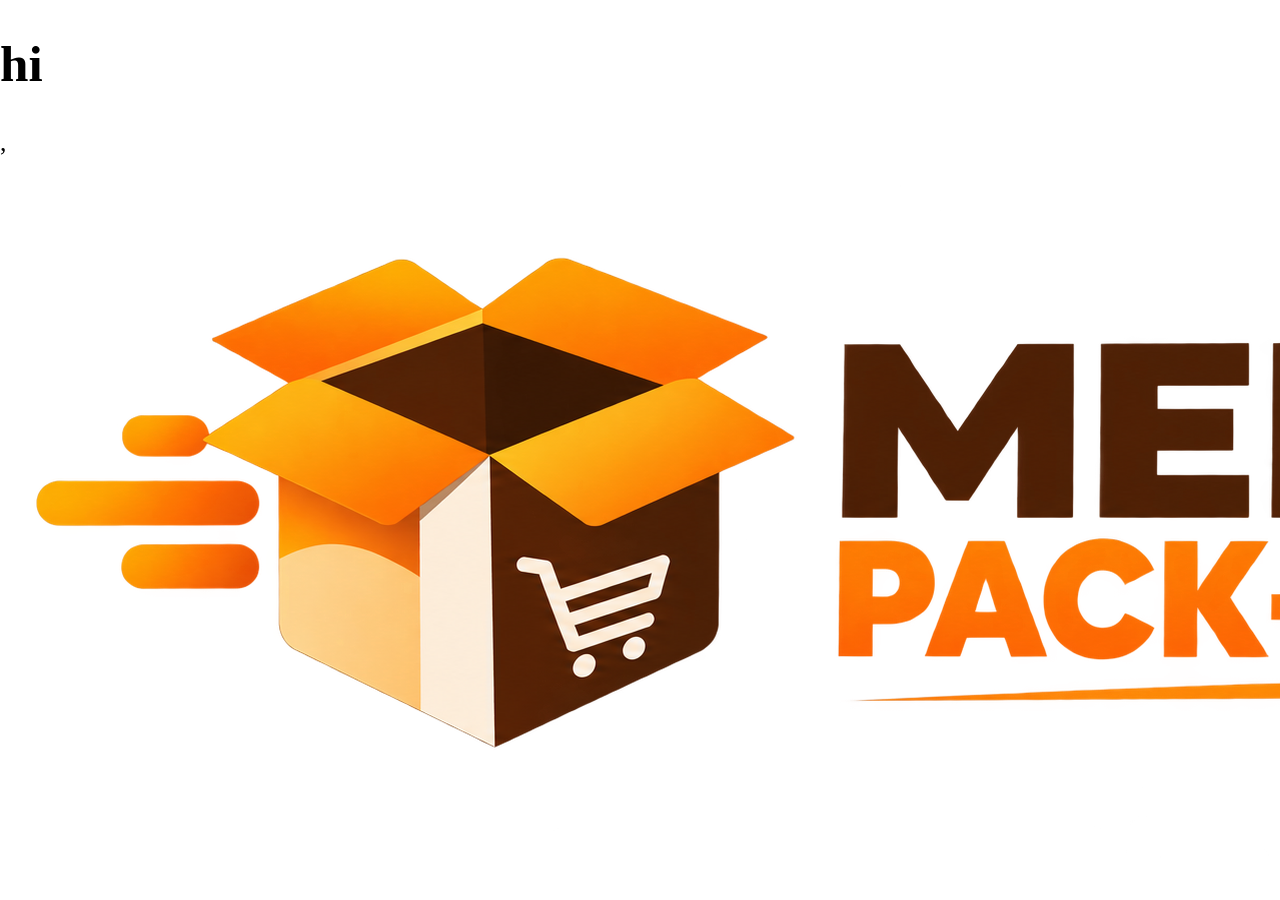
<file: index.html>
<!DOCTYPE html>
<html lang="en">
<head>
    <meta charset="UTF-8">
    <meta name="description" content="Mekong Pack Solutions introduces packaging options for customers and businesses in Cambodia. Explore our product categories
     and contact us to discuss your packaging needs. ">
    <meta name="keywords" content="Mekong Pack Solution">
    <title>project mekong</title>
    <link rel="stylesheet" href="style.css">
</head>
<body>
    <h1>hi</h1>
    ,<img src="/images/image.png" alt="">

</body>
</html>
</file>
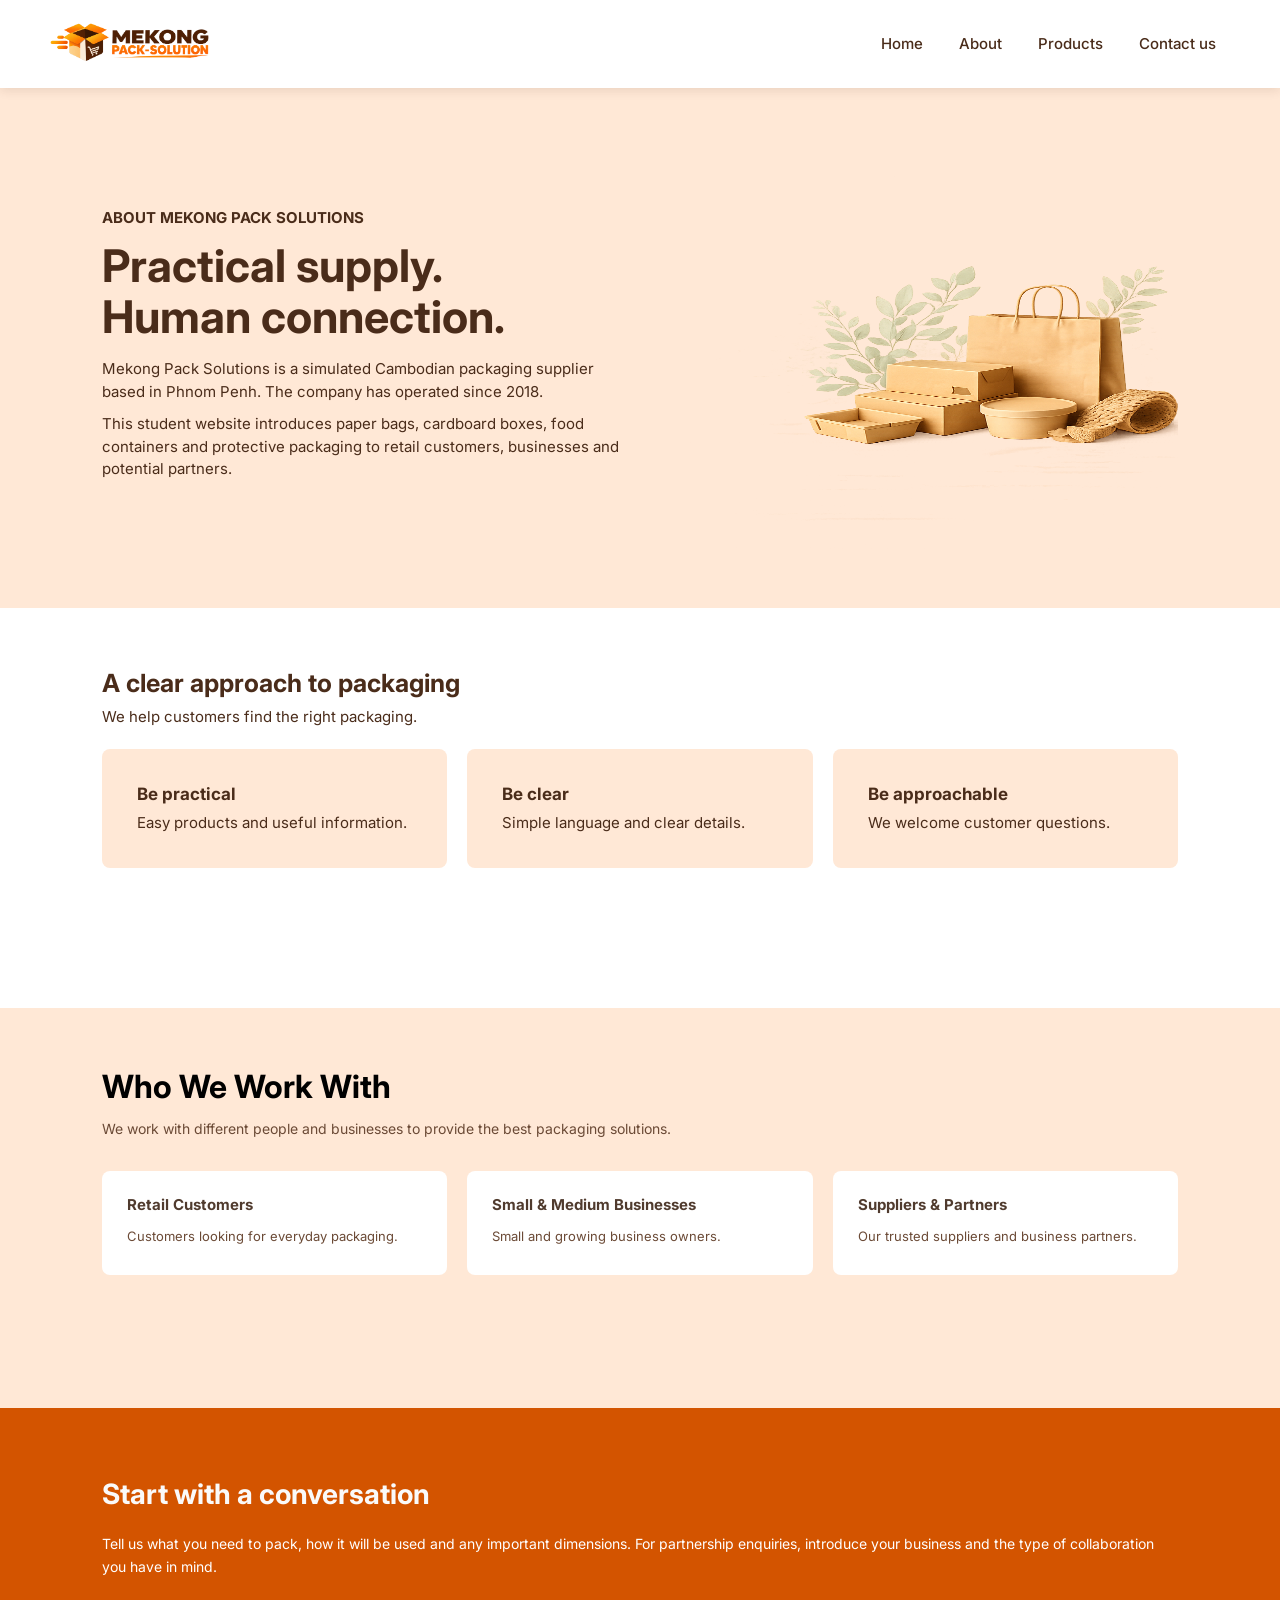
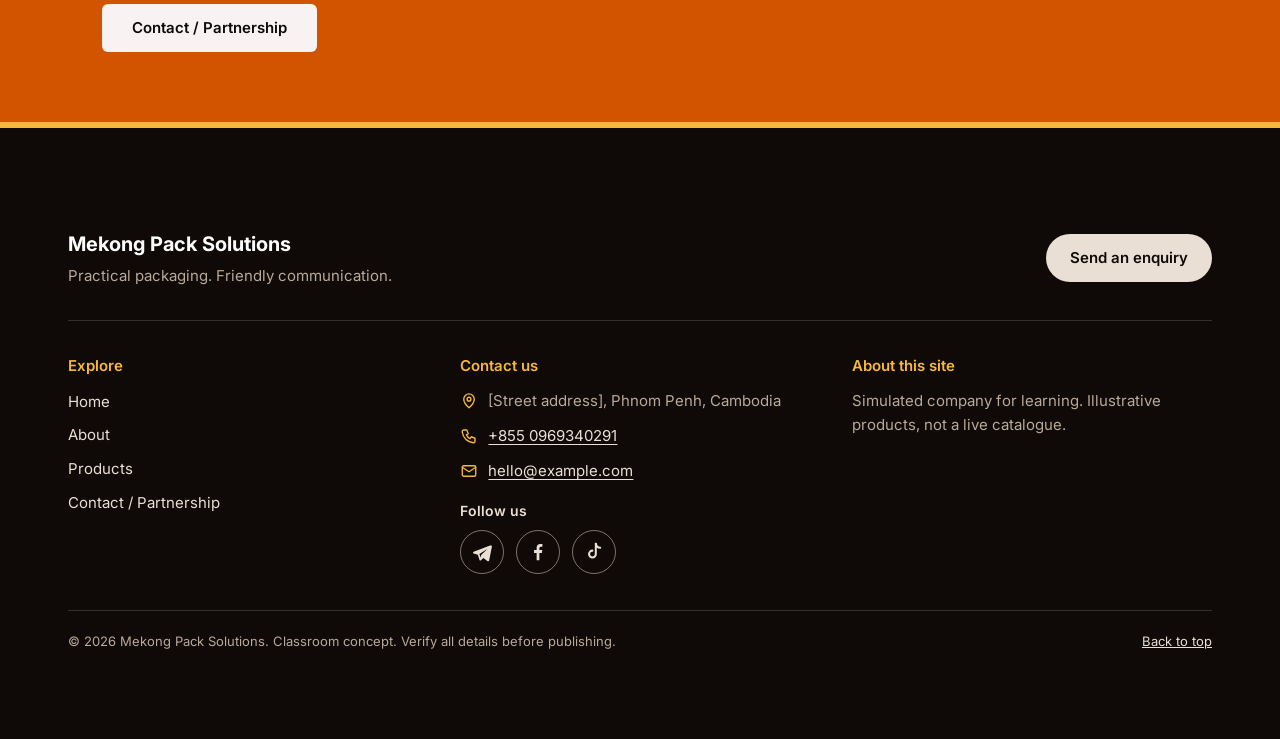
<file: about.html>
<!DOCTYPE html>
<html lang="en">
<head>
    <meta charset="UTF-8">
    <meta name="viewport" content="width=device-width, initial-scale=1.0">
    <title>About</title>
    <link rel="stylesheet" href="about.css">
    <link rel="preconnect" href="https://fonts.googleapis.com">
    <link rel="preconnect" href="https://fonts.gstatic.com" crossorigin>
    <link rel="stylesheet" href="https://fonts.googleapis.com/css2?family=Inter:wght@400;500;600;700&display=swap">
</head>
<body>
    
     <header class="site-header">
        <div class="container">
            <a class="brand" href="contact.html">
                <img class="brand-logo" src="/images/logo.png" alt="Mekong Pack Solutions, home" width="720"
                    height="179" />
            </a>
            <nav class="site-nav" aria-label="Main">
                <ul>
                    <li><a href="/">Home</a></li>
                    <li><a href="about.html">About</a></li>
                    <li><a href="/products">Products</a></li>
                    <li><a href="contact.html">Contact us</a></li>
                </ul>
            </nav>
        </div>
    </header>

    <section class="hero">
        <div class="text">
            <h5>ABOUT MEKONG PACK SOLUTIONS</h5>
            <h1>Practical supply.<br>Human connection.</h1>

            <p>
               Mekong Pack Solutions is a simulated Cambodian packaging supplier based in Phnom Penh. The company has operated since 2018.
            </p>
            <p>
               This student website introduces paper bags, cardboard boxes, food containers and protective packaging to retail customers, businesses and potential partners.
            </p>
               
        </div>

        <img src="/images/hero.png" alt="Packaging">
    </section>

    <section class="about">
        <h2>A clear approach to packaging</h2>
        <p>We help customers find the right packaging.</p>

        <div class="cards">

            <div class="card">
                <h3>Be practical</h3>
                <p>Easy products and useful information.</p>
            </div>

            <div class="card">
                <h3>Be clear</h3>
                <p>Simple language and clear details.</p>
            </div>

            <div class="card">
                <h3>Be approachable</h3>
                <p>We welcome customer questions.</p>
            </div>

        </div>
    </section>
    <section class="who-work">
    <div class="work-container">
        <h1>Who We Work With</h1>
        <p class="subtitle">
            We work with different people and businesses
            to provide the best packaging solutions.
        </p>

        <div class="work-list">

            <div class="work-item">
                <h2>Retail Customers</h2>
                <p>Customers looking for everyday packaging.</p>
            </div>

            <div class="work-item">
                <h2>Small & Medium Businesses</h2>
                <p>Small and growing business owners.</p>
            </div>

            <div class="work-item">
                <h2>Suppliers & Partners</h2>
                <p>Our trusted suppliers and business partners.</p>
            </div>

        </div>
    </div>
</section>
    <div class="working-container   ">

    <h2>Start with a conversation</h2>

    <p>
        Tell us what you need to pack, how it will be used and any important dimensions.
        For partnership enquiries, introduce your business and the type of
        collaboration you have in mind.
    </p>

    <a href="contact.html" class="btn">
        Contact / Partnership
    </a>

</div>
  <footer class="site-footer">
        <div class="container">
            <div class="footer-top">
                <div class="footer-brand">
                    <strong>Mekong Pack Solutions</strong>
                    <p>Practical packaging. Friendly communication.</p>
                </div>
                <a class="footer-cta" href="#enquiry-title">Send an enquiry</a>
            </div>

            <div class="footer-grid">
                <nav aria-labelledby="footer-explore">
                    <h2 id="footer-explore">Explore</h2>
                    <ul>
                        <li><a href="/">Home</a></li>
                        <li><a href="/about">About</a></li>
                        <li><a href="/products">Products</a></li>
                        <li><a href="/contact">Contact / Partnership</a></li>
                    </ul>
                </nav>

                <section aria-labelledby="footer-contact">
                    <h2 id="footer-contact">Contact us</h2>
                    <address>
                        <ul class="contact-list">
                            <li><svg viewBox="0 0 24 24" width="18" height="18" aria-hidden="true" focusable="false"
                                    fill="none" stroke="currentColor" stroke-width="1.8" stroke-linecap="round"
                                    stroke-linejoin="round">
                                    <path d="M12 21s7-6.2 7-11.5A7 7 0 0 0 5 9.5C5 14.8 12 21 12 21z" />
                                    <circle cx="12" cy="9.5" r="2.5" />
                                </svg><span>[Street address], Phnom Penh, Cambodia</span></li>
                            <li><svg viewBox="0 0 24 24" width="18" height="18" aria-hidden="true" focusable="false"
                                    fill="none" stroke="currentColor" stroke-width="1.8" stroke-linecap="round"
                                    stroke-linejoin="round">
                                    <path
                                        d="M5 4h4l2 5-2.5 1.5a11 11 0 0 0 5 5L15 13l5 2v4a2 2 0 0 1-2 2A16 16 0 0 1 3 6a2 2 0 0 1 2-2z" />
                                </svg><span><a href="tel:+8550969340291">+855 0969340291</a></span></li>
                            <li><svg viewBox="0 0 24 24" width="18" height="18" aria-hidden="true" focusable="false"
                                    fill="none" stroke="currentColor" stroke-width="1.8" stroke-linecap="round"
                                    stroke-linejoin="round">
                                    <rect x="3" y="5" width="18" height="14" rx="2" />
                                    <path d="m3 7 9 6 9-6" />
                                </svg><span><a href="mailto:hello@example.com">hello@example.com</a></span></li>
                        </ul>
                    </address>
                    <nav class="social" aria-label="Social media">
                        <h3 class="social-title">Follow us</h3>
                        <ul class="social-list">
                            <li>
                                <a href="https://t.me/your-username" target="_blank" rel="noopener noreferrer"
                                    aria-label="Telegram (opens in a new tab)">
                                    <svg viewBox="0 0 24 24" width="22" height="22" aria-hidden="true"
                                        focusable="false">
                                        <path fill="currentColor" fill-rule="evenodd"
                                            d="M21.5 4.5 2.9 11.7c-.9.4-.9 1.6 0 1.9l4.6 1.5 1.8 5.5c.2.7 1.1.9 1.6.4l2.6-2.4 4.7 3.4c.6.4 1.4.1 1.6-.6l3-15.2c.2-.9-.7-1.6-1.5-1.3zM9.1 14.2l8.8-5.5-6.8 6.6-.3 3z" />
                                    </svg>
                                </a>
                            </li>
                            <li>
                                <a href="https://facebook.com/your-page" target="_blank" rel="noopener noreferrer"
                                    aria-label="Facebook (opens in a new tab)">
                                    <svg viewBox="0 0 24 24" width="22" height="22" aria-hidden="true"
                                        focusable="false">
                                        <path fill="currentColor"
                                            d="M13.5 21v-8h2.7l.5-3.2h-3.2V7.9c0-.9.4-1.7 1.8-1.7h1.5V3.4c-.3 0-1.2-.2-2.3-.2-2.4 0-4 1.4-4 4.1v2.5H7.7V13h2.8v8z" />
                                    </svg>
                                </a>
                            </li>
                            <li>
                                <a href="https://tiktok.com/@your-account" target="_blank" rel="noopener noreferrer"
                                    aria-label="TikTok (opens in a new tab)">
                                    <svg viewBox="0 0 24 24" width="22" height="22" aria-hidden="true"
                                        focusable="false">
                                        <g fill="none" stroke="currentColor" stroke-width="2.2" stroke-linecap="round"
                                            stroke-linejoin="round">
                                            <path d="M14 3v11.2a3.7 3.7 0 1 1-3.7-3.7" />
                                            <path d="M14 3c.4 2.6 2 4.2 4.8 4.4" />
                                        </g>
                                    </svg>
                                </a>
                            </li>
                        </ul>
                    </nav>
                </section>

                <section aria-labelledby="footer-about">
                    <h2 id="footer-about">About this site</h2>
                    <p>Simulated company for learning. Illustrative products, not a live catalogue.</p>
                </section>
            </div>

            <div class="footer-bottom">
                <p>© <span id="year">2026</span> Mekong Pack Solutions. Classroom concept. Verify all details before
                    publishing.</p>
                <a href="#main">Back to top</a>
            </div>
        </div>
    </footer>
</body>
</html>
</file>
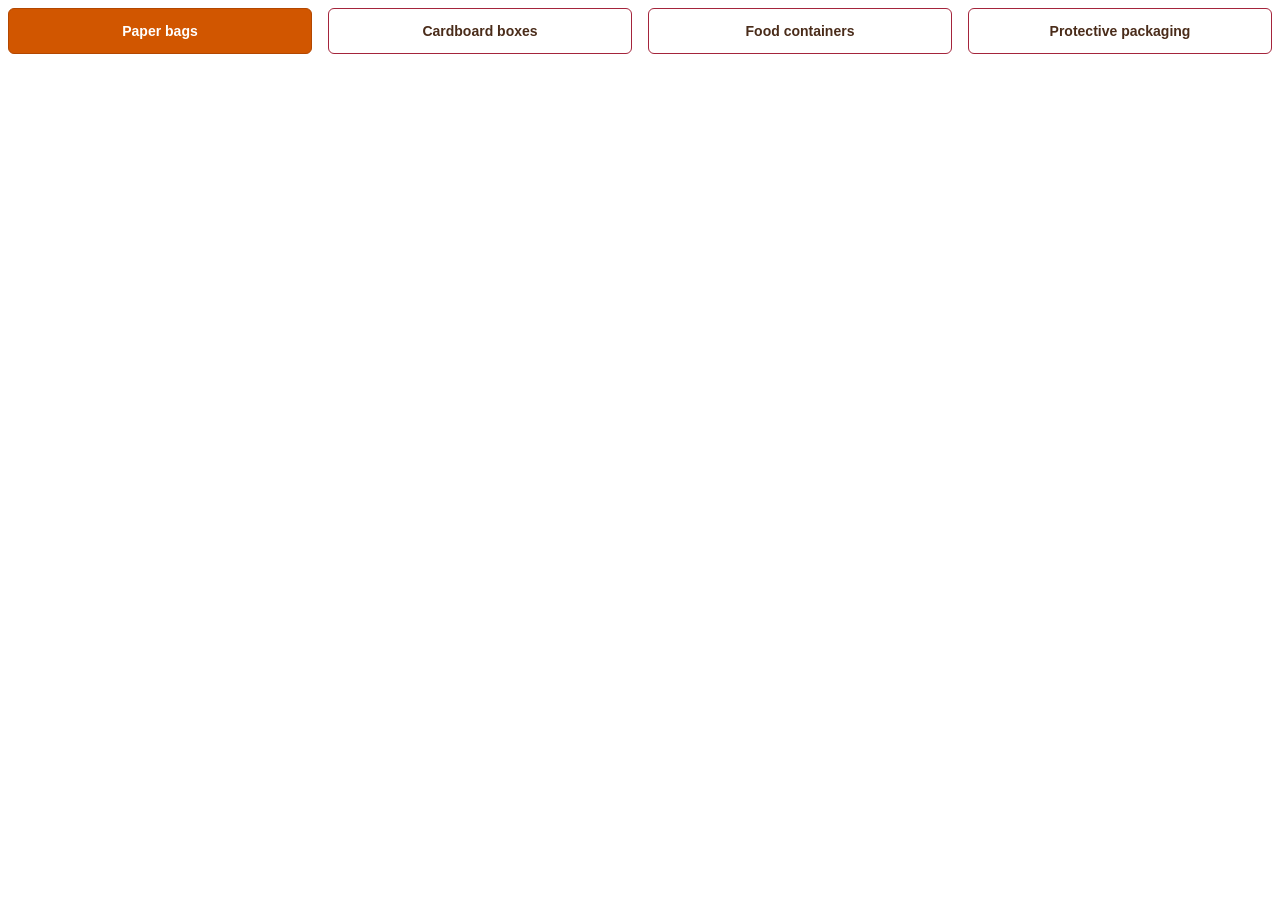
<file: components/button.html>
<!DOCTYPE html>
<html lang="en">
<head>
    <meta charset="UTF-8">
    <meta name="viewport" content="width=device-width, initial-scale=1.0">
    <title>Document</title>
    <link rel="stylesheet" href="button.css">
</head>
<body>
    <div class="filter-buttons">
  <button class="filter-btn active">Paper bags</button>
  <button class="filter-btn">Cardboard boxes</button>
  <button class="filter-btn">Food containers</button>
  <button class="filter-btn">Protective packaging</button>
</div>
</body>
</html>
</file>
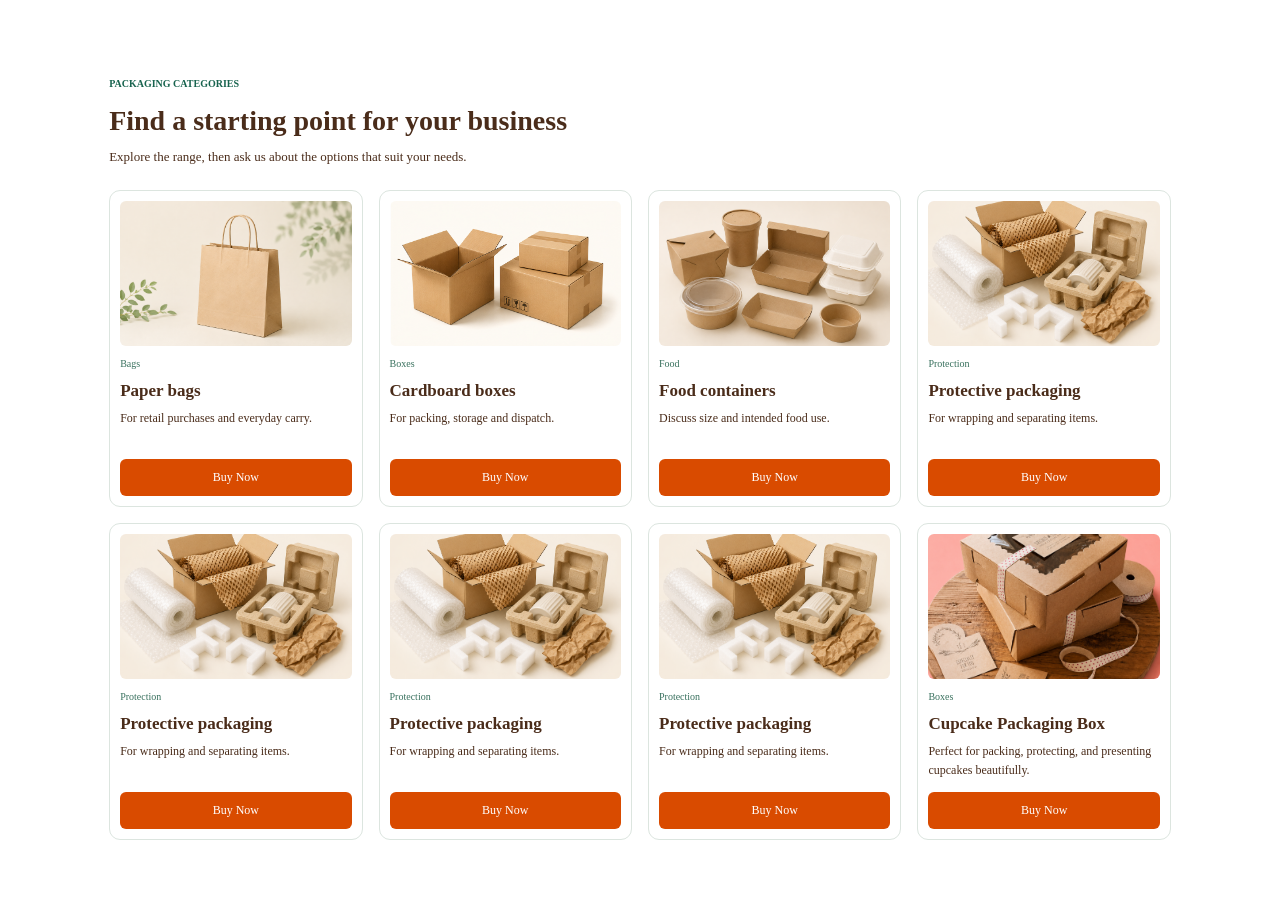
<file: components/card.html>
<!DOCTYPE html>
<html lang="en">
<head>
    <meta charset="UTF-8">
    <meta name="viewport" content="width=device-width, initial-scale=1.0">
    <title>Packaging</title>
    <link rel="stylesheet" href="card.css">
</head>
<body>
    

<!-- Packaging Categories Section -->
<section class="packaging-section">
    <div class="packaging-container">

        <div class="section-heading">
            <span>PACKAGING CATEGORIES</span>
            <h2>Find a starting point for your business</h2>
            <p>Explore the range, then ask us about the options that suit your needs.</p>
        </div>

        <div class="packaging-grid">

            <div class="packaging-card">
                <img src="/images/paper bag .png" alt="Paper bags">
                <span>Bags</span>
                <h3>Paper bags</h3>
                <p>For retail purchases and everyday carry.</p>
                <a href="#">Buy Now</a>
            </div>

            <div class="packaging-card">
                <img src="/images/boxes.png" alt="Cardboard boxes">
                <span>Boxes</span>
                <h3>Cardboard boxes</h3>
                <p>For packing, storage and dispatch.</p>
                <a href="#">Buy Now</a>
            </div>

            <div class="packaging-card">
                <img src="/images/foodbox.png" alt="Food containers">
                <span>Food</span>
                <h3>Food containers</h3>
                <p>Discuss size and intended food use.</p>
                <a href="#">Buy Now</a>
            </div>

            <div class="packaging-card">
                <img src="/images/protective.png" alt="Protective packaging">
                <span>Protection</span>
                <h3>Protective packaging</h3>
                <p>For wrapping and separating items.</p>
                <a href="#">Buy Now</a>
            </div>
            

            <div class="packaging-card">
                <img src="/images/protective.png" alt="Protective packaging">
                <span>Protection</span>
                <h3>Protective packaging</h3>
                <p>For wrapping and separating items.</p>
                <a href="#">Buy Now</a>
            </div>
            

            <div class="packaging-card">
                <img src="/images/protective.png" alt="Protective packaging">
                <span>Protection</span>
                <h3>Protective packaging</h3>
                <p>For wrapping and separating items.</p>
                <a href="#">Buy Now</a>
            </div>
            

            <div class="packaging-card">
                <img src="/images/protective.png" alt="Protective packaging">
                <span>Protection</span>
                <h3>Protective packaging</h3>
                <p>For wrapping and separating items.</p>
                <a href="#">Buy Now</a>
            </div>
            

            <div class="packaging-card">
                <img src="/images/cupcake box.png" alt="Cupcake boxes">
                <span>Boxes</span>
                <h3>Cupcake Packaging Box</h3>
                <p>Perfect for packing, protecting, and presenting cupcakes beautifully.</p>
                <a href="#">Buy Now</a>
            </div>
            
            
        </div>
    </div>
</section>


</body>
</html>
</file>
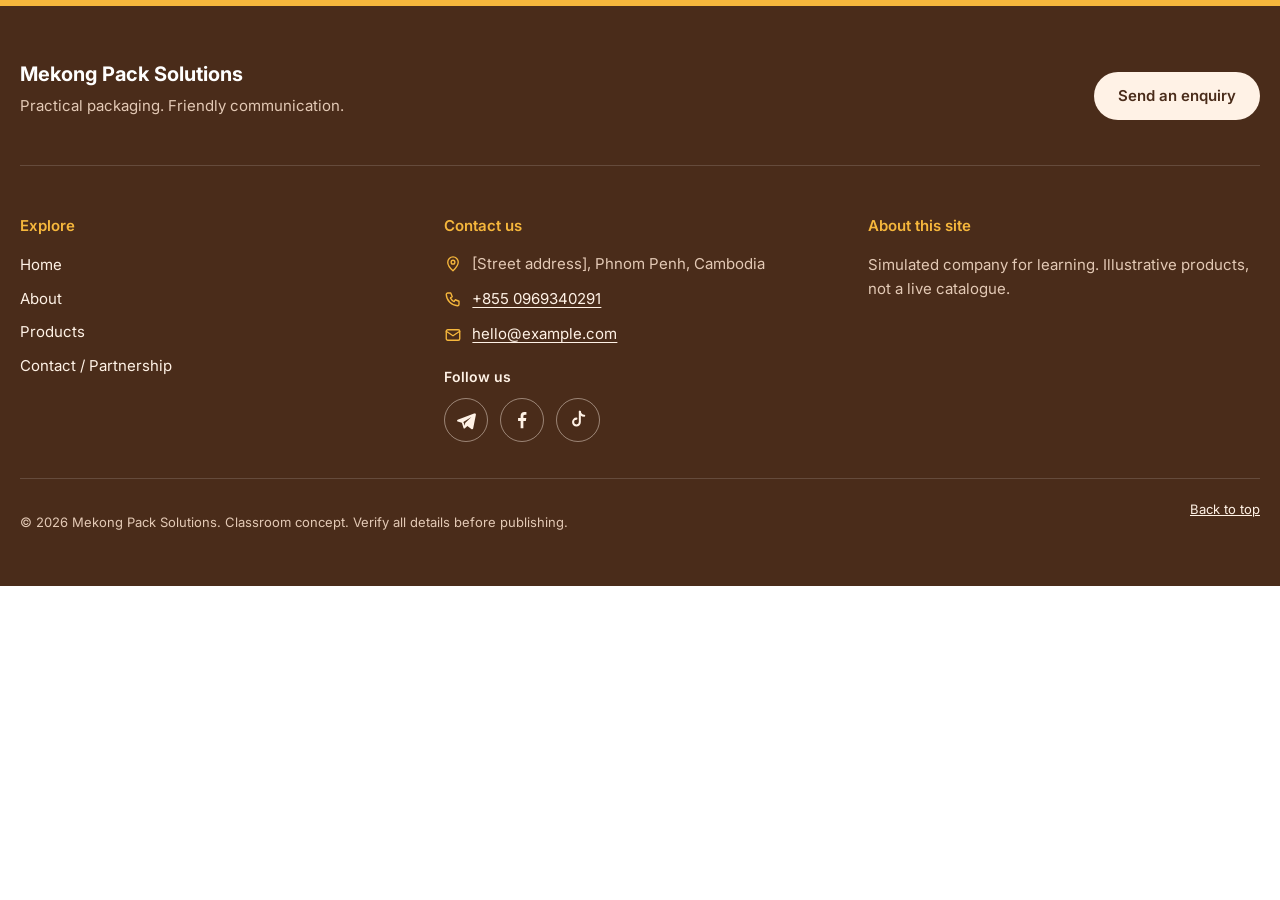
<file: components/footer.html>
<!DOCTYPE html>
<html lang="en">

<head>
    <meta charset="UTF-8">
    <meta name="viewport" content="width=device-width, initial-scale=1.0">
    <title>footer</title>
    <link rel="stylesheet" href="footer.css">
    <link rel="stylesheet" href="https://fonts.googleapis.com/css2?family=Inter:wght@400;500;600;700&display=swap">
</head>

<body>
    <footer class="site-footer">
        <div class="container">
            <div class="footer-top">
                <div class="footer-brand">
                    <strong>Mekong Pack Solutions</strong>
                    <p>Practical packaging. Friendly communication.</p>
                </div>
                <a class="footer-cta" href="#enquiry-title">Send an enquiry</a>
            </div>

            <div class="footer-grid">
                <nav aria-labelledby="footer-explore">
                    <h2 id="footer-explore">Explore</h2>
                    <ul>
                        <li><a href="/">Home</a></li>
                        <li><a href="/about">About</a></li>
                        <li><a href="/products">Products</a></li>
                        <li><a href="/contact">Contact / Partnership</a></li>
                    </ul>
                </nav>

                <section aria-labelledby="footer-contact">
                    <h2 id="footer-contact">Contact us</h2>
                    <address>
                        <ul class="contact-list">
                            <li><svg viewBox="0 0 24 24" width="18" height="18" aria-hidden="true" focusable="false"
                                    fill="none" stroke="currentColor" stroke-width="1.8" stroke-linecap="round"
                                    stroke-linejoin="round">
                                    <path d="M12 21s7-6.2 7-11.5A7 7 0 0 0 5 9.5C5 14.8 12 21 12 21z" />
                                    <circle cx="12" cy="9.5" r="2.5" />
                                </svg><span>[Street address], Phnom Penh, Cambodia</span></li>
                            <li><svg viewBox="0 0 24 24" width="18" height="18" aria-hidden="true" focusable="false"
                                    fill="none" stroke="currentColor" stroke-width="1.8" stroke-linecap="round"
                                    stroke-linejoin="round">
                                    <path
                                        d="M5 4h4l2 5-2.5 1.5a11 11 0 0 0 5 5L15 13l5 2v4a2 2 0 0 1-2 2A16 16 0 0 1 3 6a2 2 0 0 1 2-2z" />
                                </svg><span><a href="tel:+8550969340291">+855 0969340291</a></span></li>
                            <li><svg viewBox="0 0 24 24" width="18" height="18" aria-hidden="true" focusable="false"
                                    fill="none" stroke="currentColor" stroke-width="1.8" stroke-linecap="round"
                                    stroke-linejoin="round">
                                    <rect x="3" y="5" width="18" height="14" rx="2" />
                                    <path d="m3 7 9 6 9-6" />
                                </svg><span><a href="mailto:hello@example.com">hello@example.com</a></span></li>
                        </ul>
                    </address>
                    <nav class="social" aria-label="Social media">
                        <h3 class="social-title">Follow us</h3>
                        <ul class="social-list">
                            <li>
                                <a href="https://t.me/your-username" target="_blank" rel="noopener noreferrer"
                                    aria-label="Telegram (opens in a new tab)">
                                    <svg viewBox="0 0 24 24" width="22" height="22" aria-hidden="true"
                                        focusable="false">
                                        <path fill="currentColor" fill-rule="evenodd"
                                            d="M21.5 4.5 2.9 11.7c-.9.4-.9 1.6 0 1.9l4.6 1.5 1.8 5.5c.2.7 1.1.9 1.6.4l2.6-2.4 4.7 3.4c.6.4 1.4.1 1.6-.6l3-15.2c.2-.9-.7-1.6-1.5-1.3zM9.1 14.2l8.8-5.5-6.8 6.6-.3 3z" />
                                    </svg>
                                </a>
                            </li>
                            <li>
                                <a href="https://facebook.com/your-page" target="_blank" rel="noopener noreferrer"
                                    aria-label="Facebook (opens in a new tab)">
                                    <svg viewBox="0 0 24 24" width="22" height="22" aria-hidden="true"
                                        focusable="false">
                                        <path fill="currentColor"
                                            d="M13.5 21v-8h2.7l.5-3.2h-3.2V7.9c0-.9.4-1.7 1.8-1.7h1.5V3.4c-.3 0-1.2-.2-2.3-.2-2.4 0-4 1.4-4 4.1v2.5H7.7V13h2.8v8z" />
                                    </svg>
                                </a>
                            </li>
                            <li>
                                <a href="https://tiktok.com/@your-account" target="_blank" rel="noopener noreferrer"
                                    aria-label="TikTok (opens in a new tab)">
                                    <svg viewBox="0 0 24 24" width="22" height="22" aria-hidden="true"
                                        focusable="false">
                                        <g fill="none" stroke="currentColor" stroke-width="2.2" stroke-linecap="round"
                                            stroke-linejoin="round">
                                            <path d="M14 3v11.2a3.7 3.7 0 1 1-3.7-3.7" />
                                            <path d="M14 3c.4 2.6 2 4.2 4.8 4.4" />
                                        </g>
                                    </svg>
                                </a>
                            </li>
                        </ul>
                    </nav>
                </section>

                <section aria-labelledby="footer-about">
                    <h2 id="footer-about">About this site</h2>
                    <p>Simulated company for learning. Illustrative products, not a live catalogue.</p>
                </section>
            </div>

            <div class="footer-bottom">
                <p>© <span id="year">2026</span> Mekong Pack Solutions. Classroom concept. Verify all details before
                    publishing.</p>
                <a href="#main">Back to top</a>
            </div>
        </div>
    </footer>
</body>

</html>
</file>
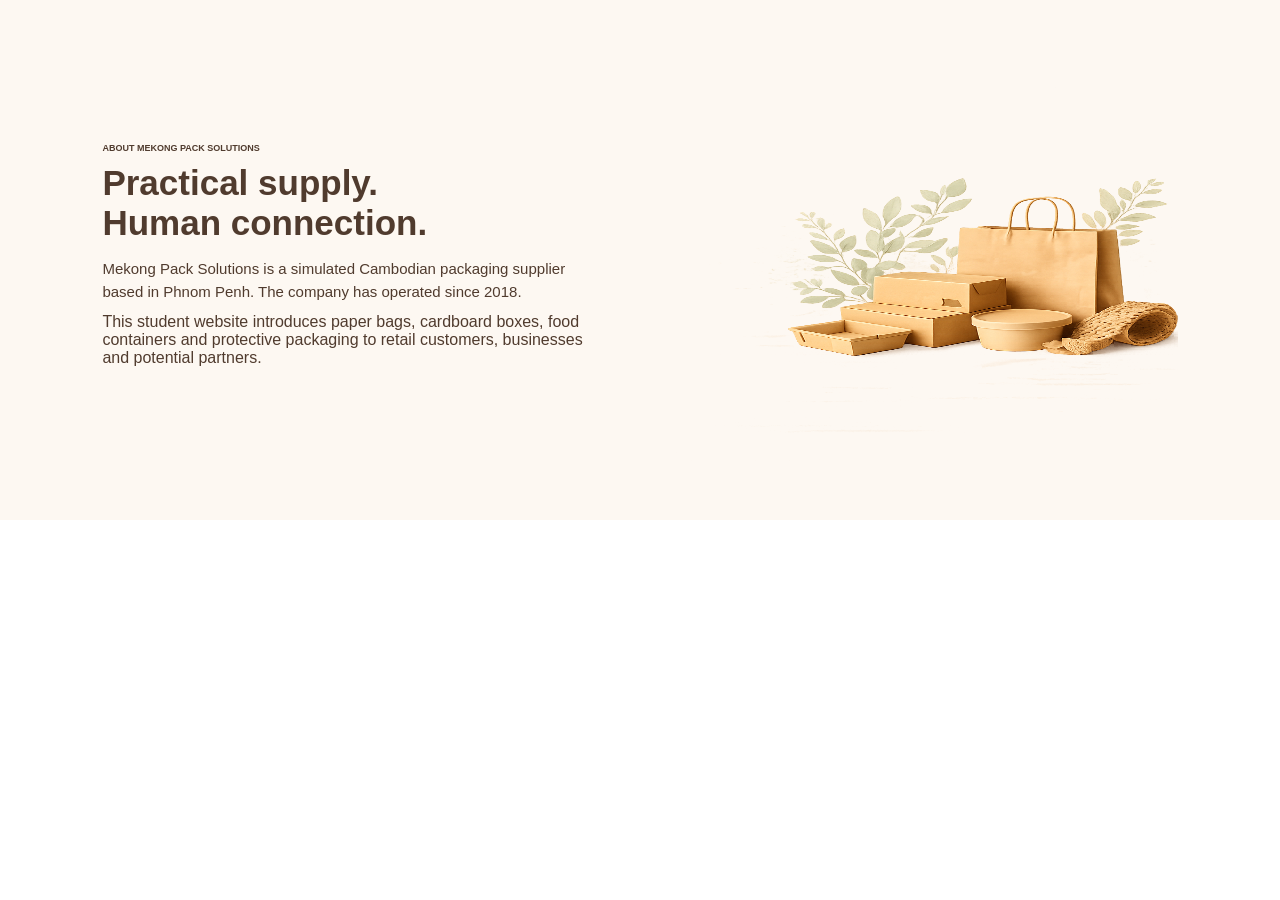
<file: components/hero.html>
<!doctype html>
<html lang="en">
  <head>
    <meta charset="UTF-8" />
    <meta name="viewport" content="width=device-width, initial-scale=1.0" />
    <title>Mekong Pack Solutions</title>
    <link rel="stylesheet" href="hero.css" />
  </head>
  <body>
    <section class="hero">
      <div class="text">
        <h5>ABOUT MEKONG PACK SOLUTIONS</h5>
        <h1>Practical supply.<br />Human connection.</h1>

        <p>
          Mekong Pack Solutions is a simulated Cambodian packaging supplier
          based in Phnom Penh. The company has operated since 2018.
        </p>
        This student website introduces paper bags, cardboard boxes, food
        containers and protective packaging to retail customers, businesses and
        potential partners.
        <p></p>
      </div>

      <img src="/images/hero.png" alt="Packaging" />
    </section>
  </body>
</html>
</file>
<file: style.css>
*{
    box-sizing: border-box;

}
body{
    margin: 0;
    width: 100%;
    font-size: 1.6rem;
}
</file>
<file: about.css>
:root {
  --font: "Inter", system-ui, "Segoe UI", Arial, sans-serif;

  --page-bg: #fff9f3;
  --tint: #ffe8d6;
  --section-bg: #ffeedf;
  --card: #ffffff;
  --hero-from: #ffe8d6;
  --hero-to: #ffcfa6;
  --text: #4a2c1a;
  --text-soft: #6b4a36;
  --primary: #d35400;
  --primary-dark: #fff9f3;
  --on-primary: #ffffff;
  --input-border: #8a7a6d;
  --error: #b3261e;
  --focus: #0b57d0;
  --footer-bg: #0f0a07;
  --footer-text: #eadfd4;
  --footer-soft: #b9a999;
  --sun: #f6b73c;
  --white: #ffffff;
}

@media (prefers-color-scheme: dark) {
  :root {
    --page-bg: #1b120c;
    --tint: #3a2416;
    --section-bg: #24170f;
    --card: #2e1d13;
    --hero-from: #3a2416;
    --hero-to: #5a3115;
    --text: #fbeee3;
    --text-soft: #d8bfac;
    --primary: #ff8a3d;
    --primary-dark: #ff8a3d;
    --on-primary: #1a0e05;
    --input-border: #9c8e82;
    --error: #ffb4ab;
    --focus: #8ab4ff;
  }
}

*,
*::before,
*::after {
  box-sizing: border-box;
}

html {
  scroll-behavior: smooth;
  scroll-padding-top: 5rem;
}

body {
  margin: 0;
  background: #fff9f3;
  color: var(--text);
  font: 400 1rem/1.6 var(--font);
}

h1,
h2,
h3 {
  margin: 0;
  color: var(--text);
  line-height: 1.2;
}

p {
  margin: 0;
}

a {
  color: #4a2c1a;
}

img,
svg {
  max-width: 100%;
  height: auto;
}
.container {
  width: 100%;
  max-width: 100%;
  margin-inline: auto;
  padding: clamp(1rem, 4vw, 3rem);
}


@media (prefers-reduced-motion: reduce) {
  html {
    scroll-behavior: auto;
  }

  * {
    transition: none !important;
  }
}

.site-header {
  position: sticky;
  top: 0;
  z-index: 50;
  background: white;
  box-shadow: 0 2px 10px rgba(74, 44, 26, 0.12);
}

.site-header .container {
  display: flex;
  align-items: center;
  justify-content: space-between;
  flex-wrap: wrap;
}

.site-header {
  position: sticky;
  top: 0;
  z-index: 50;
  background: white;
  box-shadow: 0 2px 10px rgba(74, 44, 26, 0.12);
}

.site-header .container {
  display: flex;
  align-items: center;
  justify-content: space-between;
  flex-wrap: wrap;
  gap: 1rem;
  padding-block: 1rem;
}

.brand {
  display: inline-flex;
  align-items: center;
  text-decoration: none;
}

.brand-logo {
  display: block;
  height: 3.5rem;
  width: auto;
}

.site-nav ul {
  display: flex;
  flex-wrap: wrap;
  gap: 0.25rem;
  margin: 0;
  padding: 0;
  list-style: none;
}

.site-nav a {
  display: inline-block;
  padding: 0.55rem 1rem;
  border-radius: 999px;
  font-size: 0.9375rem;
  font-weight: 500;
  text-decoration: none;
  transition: background-color 0.15s;
}

.site-nav a:hover {
  background: #d35400;
}
.btn {
  padding: 0.85rem 2.4rem;
  border: 0;
  border-radius: 6px;
  background: var(--primary-dark);
  color: var(--on-primary);
  font: inherit;
  font-size: 0.9375rem;
  font-weight: 600;
  cursor: pointer;
}

.btn:hover {
  filter: brightness(0.88);
}

a.btn {
  display: inline-block;
  text-decoration: none;
  text-align: center;
}

.btn-outline {
  background: transparent;
  color: var(--primary-dark);
  box-shadow: inset 0 0 0 2px var(--primary-dark);
}

.btn-outline:hover {
  background: var(--page-bg);
  filter: none;
}
*{
    margin: 0;
    padding: 0;
    box-sizing: border-box;
}

body {
    font-family: Arial, sans-serif;
    color: #503b2e;
    margin: 0;
    background: #fff9f3;
    color: var(--text);
    font: 400 1rem/1.6 var(--font);
}


.hero {
    background: #FFE8D6;
    display: flex;
    align-items: center;
    justify-content: space-between;
    padding: 35px 8%;
    gap: 30px;
    min-height: 200px;
}

.text {
    width: 60%;
}

.text h5 {
    color:  #4a2c1a;
    font-size: 15px;
    margin-bottom: 10px;
}

.text h1 {
    color:  #4a2c1a;
    font-size: 45px;
    line-height: 1.15;
    margin-bottom: 15px;
}

.text p {
    color:  #4a2c1a;
    font-size: 15px;
    line-height: 1.5;
    margin-bottom: 10px;
    display: flex;
    gap: 30px;
}
.hero img {
    width: 60%;
    height: 450px;
    
}


.about {
    min-height: 400px;
    background: white;
    padding: 60px 8%;
}

.about h2 {
    color:  #4a2c1a;
    font-size: 25px;
    margin-bottom: 8px;
}

.about p {
    color:  #4a2c1a;
    font-size: 15px;
    line-height: 1.5;
}


.cards {
    display: flex;
    gap: 20px;
    margin-top: 20px;
}

.card {
    flex: 1;
    background: #FFE8D6;
    padding: 35px;
    border-radius: 8px;
    width: 40%;
}

.card h3 {
    color:  #4a2c1a;
    font-size: 17px;
    margin-bottom: 8px;
}

.card p {
    font-size: 15px;
    line-height: 1.4;
}

.who-work {
    background: #FFE8D6;
    padding: 60px 8%;
    min-height: 400px;
}

.work-container {
    max-width: 1100px;
    margin: auto;
}

.work-container h1 {
    font-size: 32px;
    color: #000000;
    margin-bottom: 12px;
}

.subtitle {
    font-size: 14px;
    color: #6b4a36;
    margin-bottom: 30px;
}

.work-list {
    display: flex;
    gap: 20px;
}

.work-item {
    flex: 1;
    background: white;
    padding: 25px;
    border-radius: 8px;
    border-bottom: 3px solid #ffffff;
}

.work-item h2 {
    font-size: 15px;
    margin-bottom: 12px;
    color: #503b2e;
}

.work-item p {
    font-size: 13px;
    color: #6b4a36;
    line-height: 1.6;
}

@media (max-width: 768px) {
    .work-list {
        flex-direction: column;
    }
}


.working-container {
    background: #D35400;
    padding: 70px 8%;
    min-height: 300px;
}

.working-container {
    max-width: 1400px;
    margin: auto;
}

.working-container h2 {
    color: rgb(250, 250, 250);
    font-size: 28px;
    margin-bottom: 20px;
}

.working-container p {
    color: #ffffff;
    font-size: 14px;
    line-height: 1.7;
    margin-bottom: 25px;
}

.working-container .btn {
    background: rgb(248, 242, 242);
    color: #0a0a09;
    padding: 12px 30px;
    border-radius: 6px;
    text-decoration: none;
    display: inline-block;
}

.working-container .btn:hover {
    background: #dfdfdf;
}
.site-footer {
  padding: 20px;
  border-top: 6px solid #F6B73C;
  background: #0f0a07;
  color: #fff2e6;
}


.site-footer :focus-visible {
  outline-color: #ffd7b8;
}

.footer-top {
  display: flex;
  flex-wrap: wrap;
  align-items: center;
  justify-content: space-between;
  gap: 1.5rem;
  padding-block: 2rem;
  border-bottom: 1px solid rgba(255, 255, 255, 0.15);
}

.footer-brand strong {
  display: block;
  color: var(--white);
  font-size: 1.25rem;
}

.footer-brand p {
  margin-top: 0.25rem;
  color: var(--footer-soft);
  font-size: 0.9375rem;
}

.footer-cta {
  display: inline-block;
  padding: 0.75rem 1.5rem;
  border-radius: 999px;
  background: var(--footer-text);
  color: var(--footer-bg);
  font-size: 0.9375rem;
  font-weight: 600;
  text-decoration: none;
  transition: background-color 0.15s;
}

.footer-cta:hover {
  background: var(--white);
}

.footer-grid {
  display: grid;
  grid-template-columns: repeat(3, 1fr);
  gap: 2rem;
  padding-block: 2.25rem;
}

.footer-grid h2 {
  margin-bottom: 0.85rem;
  color: #F6B73C;
  font-size: 0.9375rem;
  font-weight: 600;
}

.footer-grid ul {
  display: grid;
  gap: 0.5rem;
  margin: 0;
  padding: 0;
  list-style: none;
}

.footer-grid a {
  display: inline-block;
  color: var(--footer-text);
  font-size: 0.9375rem;
  text-decoration: none;
}

.footer-grid a:hover {
  text-decoration: underline;
  text-underline-offset: 4px;
}

.footer-grid p,
.footer-grid address {
  color: var(--footer-soft);
  font-size: 0.9375rem;
  font-style: normal;
}

.social {
  margin-top: 1.25rem;
}

.footer-grid .social-title {
  margin: 0 0 0.6rem;
  color: var(--footer-text);
  font-size: 0.875rem;
  font-weight: 600;
}

.footer-grid .social-list {
  display: flex;
  gap: 0.75rem;
}

.footer-grid .social-list a {
  display: grid;
  place-items: center;
  width: 2.75rem;
  height: 2.75rem;
  border: 1.5px solid rgba(255, 242, 230, 0.45);
  border-radius: 50%;
  transition:
    background-color 0.15s,
    color 0.15s,
    border-color 0.15s;
}

.footer-grid .social-list a:hover {
  border-color: var(--sun);
  background: var(--sun);
  color: var(--footer-bg);
  text-decoration: none;
}

.footer-bottom {
  display: flex;
  flex-wrap: wrap;
  justify-content: space-between;
  gap: 1rem;
  padding-block: 1.25rem;
  border-top: 1px solid rgba(255, 255, 255, 0.15);
  color: var(--footer-soft);
  font-size: 0.8125rem;
}

.footer-bottom a {
  color: var(--footer-text);
}

.footer-grid .contact-list {
  gap: 0.7rem;
}

.contact-list li {
  display: flex;
  gap: 0.65rem;
  align-items: flex-start;
  color: var(--footer-soft);
  font-size: 0.9375rem;
}

.contact-list svg {
  flex: none;
  margin-top: 0.2rem;
  color: var(--sun);
}

.footer-grid .contact-list a {
  color: var(--footer-text);
  text-decoration: underline;
  text-underline-offset: 3px;
}

.footer-grid .contact-list a:hover {
  background: white;
  color: var(--sun);
}

@media (max-width: 40rem) {
  .footer-grid {
    grid-template-columns: 1fr;
    gap: 1.75rem;
  }
}
</file>
<file: components/button.css>
.filter-buttons {
  display: flex;
  gap: 16px;
  flex-wrap: wrap;
}

.filter-btn {
  flex: 1;
  min-width: 160px;
  padding: 14px 24px;
  font-family: "Inter", sans-serif;
  font-size: 14px;
  font-weight: 600;
  color: #4a2c1a;
  background: #ffffff;
  border: 1px solid #a4243b;
  border-radius: 6px;
  cursor: pointer;
  transition: background 0.2s, color 0.2s, border-color 0.2s;
}

.filter-btn:hover {
  background: #fdf3ec;
}

.filter-btn.active {
  background: #d15600;
  border-color: #b34700;
  color: #ffffff;
}
</file>
<file: components/card.css>
/* Packaging Categories Section */

.packaging-section {
    width: 100%;
    background: #ffffff;
    padding: 65px 0 55px;
}

.packaging-container {
    width: 84%;
    max-width: 1200px;
    margin: auto;
}

.section-heading {
    margin-bottom: 25px;
}

.section-heading span {
    font-size: 10px;
    font-weight: 600;
    color: #17634e;
}

.section-heading h2 {
    font-size: 28px;
    color: #4A2C1A;
    margin: 14px 0 12px;
}

.section-heading p {
    font-size: 13px;
    color: #4A2C1A;
    margin: 0;
}

/* Packaging Cards */

.packaging-grid {
    display: grid;
    grid-template-columns: repeat(4, 1fr);
    gap: 16px;
}

.packaging-card {
    border: 1px solid #dce5df;
    border-radius: 11px;
    padding: 10px;
    display: flex;
    flex-direction: column;
    background: #fff;
    transition: 0.3s ease;
}

.packaging-card:hover {
    transform: translateY(-5px);
    box-shadow: 0 8px 20px rgba(0, 0, 0, 0.08);
}

.packaging-card img {
    width: 100%;
    height: 145px;
    object-fit: cover;
    border-radius: 6px;
    background: #f3eee5;
}

.packaging-card span {
    font-size: 10px;
    color: #39715e;
    margin-top: 12px;
}

.packaging-card h3 {
    font-size: 17px;
    color: #4A2c1A;
    margin: 12px 0 8px;
}

.packaging-card p {
    font-size: 12px;
    line-height: 1.6;
    color: #4A2c1A;
    margin: 0 0 12px;
    min-height: 38px;
}

.packaging-card a {
    display: block;
    text-decoration: none;
    text-align: center;
    background: #d94b00;
    color: #fff;
    font-size: 12px;
    padding: 11px;
    border-radius: 6px;
    margin-top: auto;
    transition: 0.3s;
}

.packaging-card a:hover {
    background: #D35400;
}

/* Responsive Design */

@media (max-width: 768px) {
    .packaging-container {
        width: 90%;
    }

    .packaging-grid {
        grid-template-columns: repeat(2, 1fr);
    }

    .needs-grid {
        grid-template-columns: 1fr;
    }
}
</file>
<file: components/footer.css>
:root {
  --primary: #d35400;
  --primary-dark: #a84300;
  --sun: #f6b73c;
  --white: #ffffff;
  --on-primary: #ffffff;

  --input-border: #9a7660;
  --error: #b3261e;
  --focus: #0b57d0;

  --footer-bg: #4a2c1a;
  --footer-text: #fff2e6;
  --footer-soft: #e3c9b5;

  --font: "Inter", system-ui, "Segoe UI", Arial, sans-serif;
}
*,
*::before,
*::after {
  box-sizing: border-box;
}

html {
  scroll-behavior: smooth;
  scroll-padding-top: 5rem;
}

body {
  margin: 0;
  background: var(--page-bg);
  color: var(--text);
  font: 400 1rem/1.6 var(--font);
}
.site-footer {
  padding: 20px;
  border-top: 6px solid var(--sun);
  background: var(--footer-bg);
  color: var(--footer-text);
}

.site-footer :focus-visible {
  outline-color: #ffd7b8;
}

.footer-top {
  display: flex;
  flex-wrap: wrap;
  align-items: center;
  justify-content: space-between;
  gap: 1.5rem;
  padding-block: 2rem;
  border-bottom: 1px solid rgba(255, 255, 255, 0.15);
}

.footer-brand strong {
  display: block;
  color: var(--white);
  font-size: 1.25rem;
}

.footer-brand p {
  margin-top: 0.25rem;
  color: var(--footer-soft);
  font-size: 0.9375rem;
}

.footer-cta {
  display: inline-block;
  padding: 0.75rem 1.5rem;
  border-radius: 999px;
  background: var(--footer-text);
  color: var(--footer-bg);
  font-size: 0.9375rem;
  font-weight: 600;
  text-decoration: none;
  transition: background-color 0.15s;
}

.footer-cta:hover {
  background: var(--white);
}

.footer-grid {
  display: grid;
  grid-template-columns: repeat(3, 1fr);
  gap: 2rem;
  padding-block: 2.25rem;
}

.footer-grid h2 {
  margin-bottom: 0.85rem;
  color: var(--sun);
  font-size: 0.9375rem;
  font-weight: 600;
}

.footer-grid ul {
  display: grid;
  gap: 0.5rem;
  margin: 0;
  padding: 0;
  list-style: none;
}

.footer-grid a {
  display: inline-block;
  color: var(--footer-text);
  font-size: 0.9375rem;
  text-decoration: none;
}

.footer-grid a:hover {
  text-decoration: underline;
  text-underline-offset: 4px;
}

.footer-grid p,
.footer-grid address {
  color: var(--footer-soft);
  font-size: 0.9375rem;
  font-style: normal;
}

.social {
  margin-top: 1.25rem;
}

.footer-grid .social-title {
  margin: 0 0 0.6rem;
  color: var(--footer-text);
  font-size: 0.875rem;
  font-weight: 600;
}

.footer-grid .social-list {
  display: flex;
  gap: 0.75rem;
}

.footer-grid .social-list a {
  display: grid;
  place-items: center;
  width: 2.75rem;
  height: 2.75rem;
  border: 1.5px solid rgba(255, 242, 230, 0.45);
  border-radius: 50%;
  transition:
    background-color 0.15s,
    color 0.15s,
    border-color 0.15s;
}

.footer-grid .social-list a:hover {
  border-color: var(--sun);
  background: white;
  color: var(--footer-bg);
  text-decoration: none;
}

.footer-bottom {
  display: flex;
  flex-wrap: wrap;
  justify-content: space-between;
  gap: 1rem;
  padding-block: 1.25rem;
  border-top: 1px solid rgba(255, 255, 255, 0.15);
  color: var(--footer-soft);
  font-size: 0.8125rem;
}

.footer-bottom a {
  color: var(--footer-text);
}

.footer-grid .contact-list {
  gap: 0.7rem;
}

.contact-list li {
  display: flex;
  gap: 0.65rem;
  align-items: flex-start;
  color: var(--footer-soft);
  font-size: 0.9375rem;
}

.contact-list svg {
  flex: none;
  margin-top: 0.2rem;
  color: var(--sun);
}

.footer-grid .contact-list a {
  color: var(--footer-text);
  text-decoration: underline;
  text-underline-offset: 3px;
}

.footer-grid .contact-list a:hover {
  background: white;
  color: var(--sun);
}

@media (max-width: 40rem) {
  .footer-grid {
    grid-template-columns: 1fr;
    gap: 1.75rem;
  }
}
</file>
<file: components/hero.css>
* {
  margin: 0;
  padding: 0;
  box-sizing: border-box;
}

body {
  font-family: Arial, sans-serif;
  color: #503b2e;
}

.hero {
  background: #fdf8f2;
  display: flex;
  align-items: center;
  justify-content: space-between;
  padding: 35px 8%;
  gap: 30px;
  min-height: 200px;
}

.text {
  width: 55%;
}

.text h5 {
  font-size: 9px;
  margin-bottom: 10px;
}

.text h1 {
  font-size: 35px;
  line-height: 1.15;
  margin-bottom: 15px;
}

.text p {
  font-size: 15px;
  line-height: 1.5;
  margin-bottom: 10px;
  display: flex;
  gap: 30px;
}

.hero img {
  width: 60%;
  height: 450px;
}
</file>
